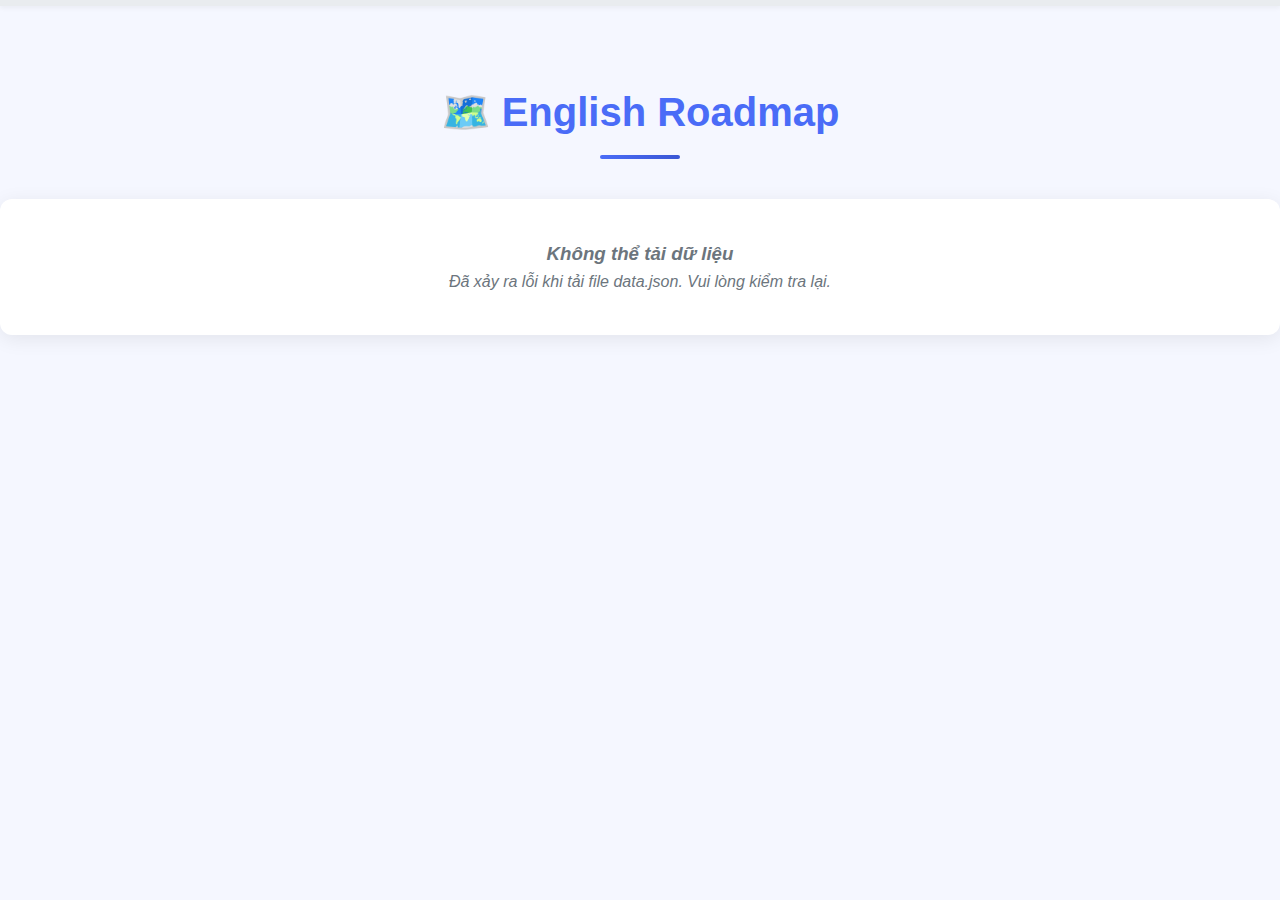
<file: english/index.html>
<!DOCTYPE html>
<html lang="vi">
<head>
    <meta charset="UTF-8">
    <meta name="viewport" content="width=device-width, initial-scale=1.0">
    <title>English Roadmap</title>
    <link rel="stylesheet" href="style.css">
</head>
<body>
    <div class="progress-container">
        <div class="progress-bar" id="myBar"></div>
    </div>
    <h1>🗺️ English Roadmap</h1>

    <div class="timeline" id="roadmap-app">
        </div>

    <div id="lessonModal" class="modal">
        <div class="modal-content">
            <span class="close">&times;</span>
            <h2 id="modal-title">Tiêu đề bài học</h2>
            <span id="modal-level" class="level-tag">Level</span>
            <p id="modal-desc" style="margin-top: 20px; line-height: 1.6;"></p>
            
            <div id="modal-actions" style="text-align: right; border-top: 1px solid #eee; margin-top: 20px;">
                </div>
        </div>
    </div>
    <script src="script.js"></script>
</body>
</html>
</file>
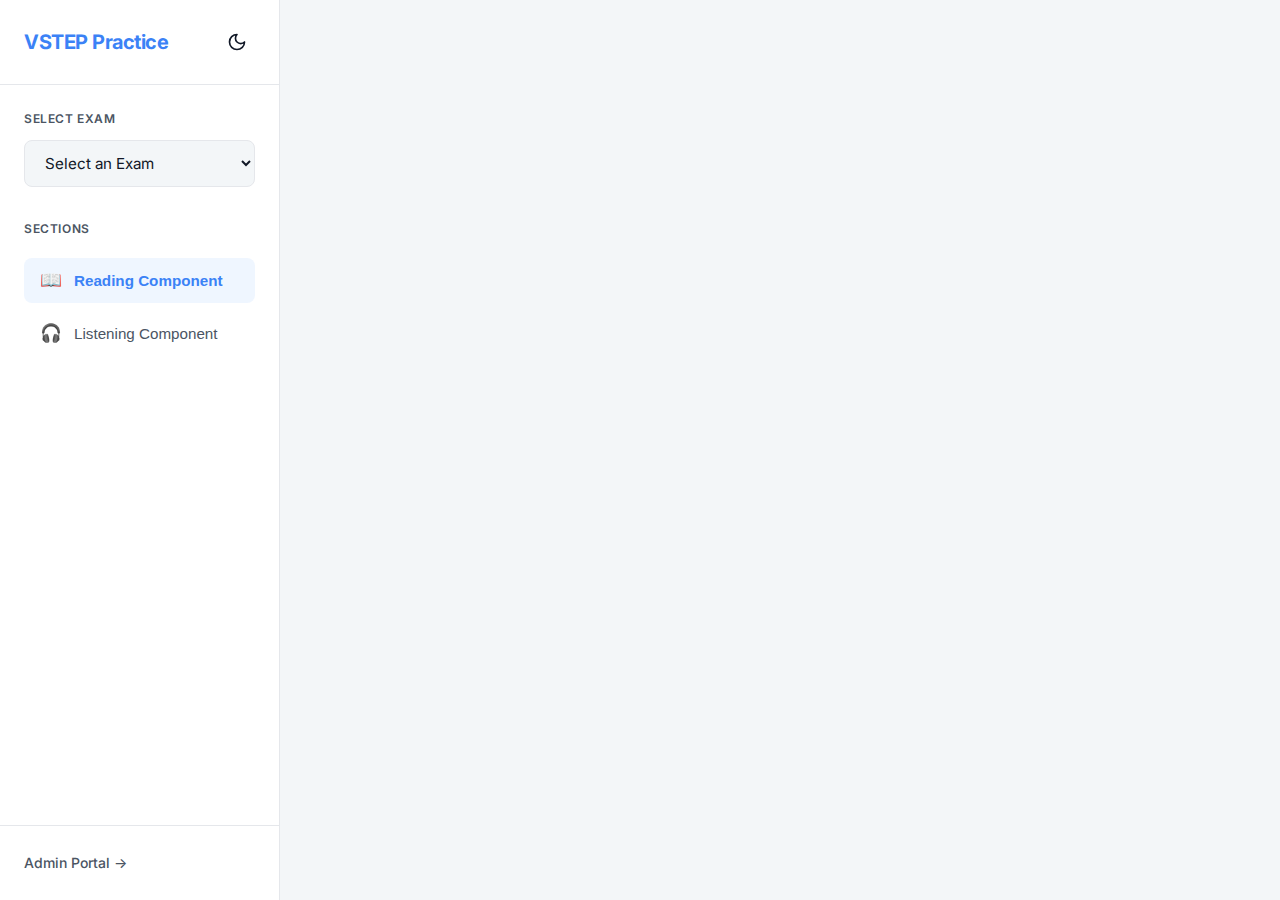
<file: Vstep Web/index.html>
<!DOCTYPE html>
<html lang="en" data-theme="light">

<head>
    <meta charset="UTF-8">
    <meta name="viewport" content="width=device-width, initial-scale=1.0">
    <title>VSTEP Practice Platform</title>
    <meta name="description" content="A modern platform for VSTEP test preparation">
    <link rel="stylesheet" href="css/style.css">
    <link href="https://fonts.googleapis.com/css2?family=Inter:wght@400;500;600;700&display=swap" rel="stylesheet">
</head>

<body>
    <div class="app-layout">
        <!-- Sidebar Navigation -->
        <aside class="sidebar" id="sidebar">
            <div class="sidebar-header">
                <div class="logo">
                    <h1>VSTEP Practice</h1>
                </div>
                <button id="theme-toggle" class="icon-btn" aria-label="Toggle Dark Mode">
                    <svg id="moon-icon" xmlns="http://www.w3.org/2000/svg" width="20" height="20" viewBox="0 0 24 24"
                        fill="none" stroke="currentColor" stroke-width="2" stroke-linecap="round"
                        stroke-linejoin="round">
                        <path d="M12 3a6 6 0 0 0 9 9 9 9 0 1 1-9-9Z" />
                    </svg>
                    <svg id="sun-icon" xmlns="http://www.w3.org/2000/svg" width="20" height="20" viewBox="0 0 24 24"
                        fill="none" stroke="currentColor" stroke-width="2" stroke-linecap="round"
                        stroke-linejoin="round" style="display: none;">
                        <circle cx="12" cy="12" r="4" />
                        <path d="M12 2v2" />
                        <path d="M12 20v2" />
                        <path d="m4.93 4.93 1.41 1.41" />
                        <path d="m17.66 17.66 1.41 1.41" />
                        <path d="M2 12h2" />
                        <path d="M20 12h2" />
                        <path d="m6.34 17.66-1.41 1.41" />
                        <path d="m19.07 4.93-1.41 1.41" />
                    </svg>
                </button>
                <button id="mobile-menu-close" class="icon-btn mobile-only" aria-label="Close Menu">
                    <svg xmlns="http://www.w3.org/2000/svg" width="24" height="24" viewBox="0 0 24 24" fill="none"
                        stroke="currentColor" stroke-width="2" stroke-linecap="round" stroke-linejoin="round">
                        <path d="M18 6 6 18" />
                        <path d="m6 6 12 12" />
                    </svg>
                </button>
            </div>

            <div class="sidebar-content">
                <div class="sidebar-section">
                    <h3 class="section-title">Select Exam</h3>
                    <select id="exam-selector" class="exam-dropdown">
                        <option value="">Loading exams...</option>
                    </select>
                </div>

                <div class="sidebar-section nav-tabs">
                    <h3 class="section-title">Sections</h3>
                    <button class="tab-btn active" data-target="reading-section">
                        <span class="icon">📖</span> Reading Component
                    </button>
                    <button class="tab-btn" data-target="listening-section">
                        <span class="icon">🎧</span> Listening Component
                    </button>
                </div>
            </div>

            <div class="sidebar-footer">
                <a href="admin.html" class="admin-link">Admin Portal →</a>
            </div>
        </aside>

        <!-- Main Workspace -->
        <main class="main-content">
            <!-- Mobile Header -->
            <header class="mobile-header mobile-only">
                <button id="mobile-menu-toggle" class="icon-btn" aria-label="Open Menu">
                    <svg xmlns="http://www.w3.org/2000/svg" width="24" height="24" viewBox="0 0 24 24" fill="none"
                        stroke="currentColor" stroke-width="2" stroke-linecap="round" stroke-linejoin="round">
                        <line x1="4" x2="20" y1="12" y2="12" />
                        <line x1="4" x2="20" y1="6" y2="6" />
                        <line x1="4" x2="20" y1="18" y2="18" />
                    </svg>
                </button>
                <h1 class="mobile-logo">VSTEP</h1>
                <div style="width: 24px;"></div> <!-- Spacer -->
            </header>

            <div id="loading-state" class="loading-state">
                <div class="spinner"></div>
                <p>Preparing exam environment...</p>
            </div>

            <div id="app-content" class="fade-in" style="display: none;">
                <!-- Reading Section -->
                <div id="reading-section" class="tab-content active">
                    <div class="split-view">
                        <div class="left-pane">
                            <h2 class="pane-title">Reading Passage</h2>
                            <div class="passage-panel card custom-scrollbar" id="reading-passage-container">
                                <div id="reading-content" class="content-text"></div>
                                <button id="highlight-btn" class="floating-hl-btn">
                                    <svg xmlns="http://www.w3.org/2000/svg" width="16" height="16" viewBox="0 0 24 24"
                                        fill="none" stroke="currentColor" stroke-width="2" stroke-linecap="round"
                                        stroke-linejoin="round">
                                        <path d="m9 11-6 6v3h9l3-3" />
                                        <path d="m22 12-4.6 4.6a2 2 0 0 1-2.8 0l-5.2-5.2a2 2 0 0 1 0-2.8L14 4" />
                                    </svg>
                                    Highlight
                                </button>
                            </div>
                        </div>
                        <div class="right-pane">
                            <h2 class="pane-title">Questions</h2>
                            <div class="questions-panel custom-scrollbar" id="reading-questions"></div>
                        </div>
                    </div>
                </div>

                <!-- Listening Section -->
                <div id="listening-section" class="tab-content">
                    <div class="split-view">
                        <div class="left-pane">
                            <h2 class="pane-title">Audio & Transcript</h2>
                            <div class="passage-panel card custom-scrollbar">
                                <div class="audio-player-wrapper card-inner">
                                    <audio id="audio-player" controls preload="metadata"></audio>
                                </div>
                                <div class="transcript-controls">
                                    <button id="toggle-transcript" class="btn outline rounded">Show Transcript</button>
                                </div>
                                <div id="transcript-content" class="content-text transcript-box card-inner toggle-anim"
                                    style="display: none;"></div>
                            </div>
                        </div>
                        <div class="right-pane">
                            <h2 class="pane-title">Questions</h2>
                            <div class="questions-panel custom-scrollbar" id="listening-questions"></div>
                        </div>
                    </div>
                </div>

                <div class="submit-section">
                    <button id="submit-test-btn" class="btn primary huge shadow-hover">Submit Exam Summary</button>
                    <div id="result-summary" class="result-summary card hidden toggle-anim"></div>
                </div>
            </div>
        </main>

        <!-- Mobile Overlay -->
        <div id="sidebar-overlay" class="sidebar-overlay"></div>
    </div>

    <script src="js/app.js"></script>
</body>

</html>
</file>
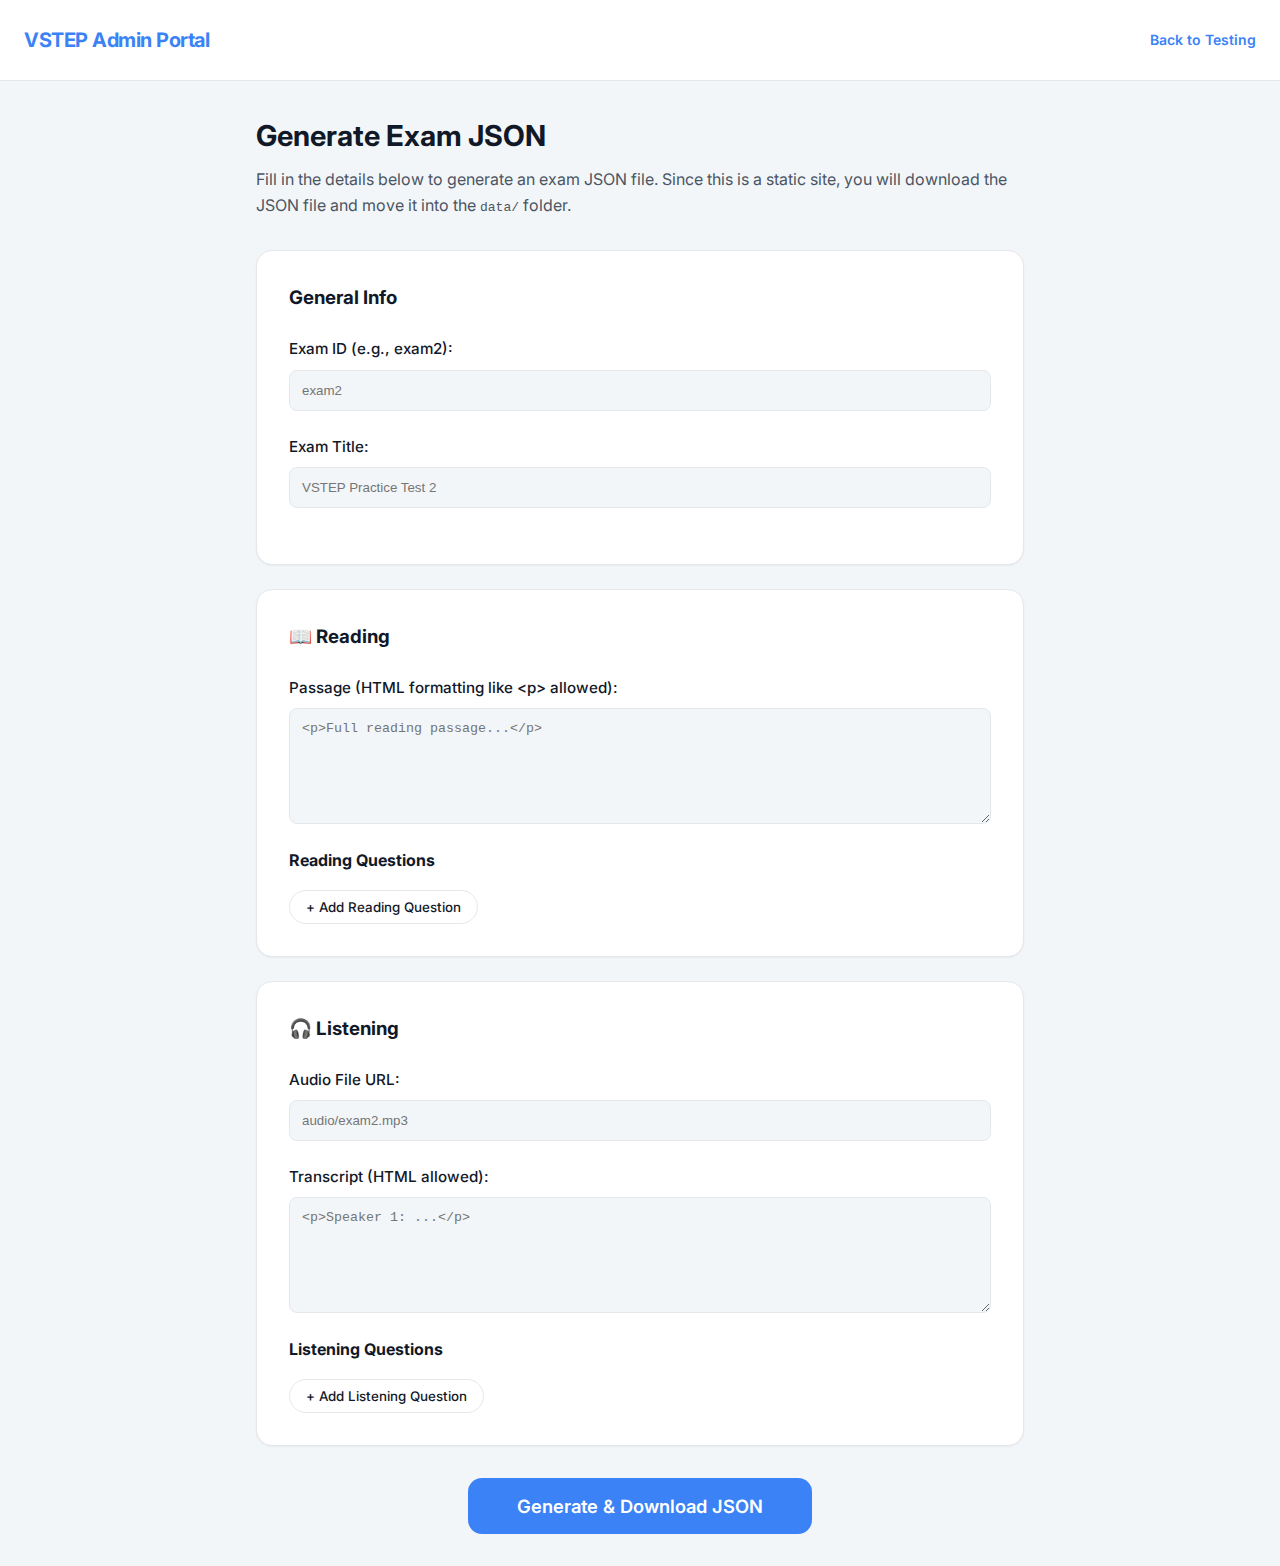
<file: Vstep Web/admin.html>
<!DOCTYPE html>
<html lang="en" data-theme="light">

<head>
    <meta charset="UTF-8">
    <meta name="viewport" content="width=device-width, initial-scale=1.0">
    <title>VSTEP Admin - Generate JSON</title>
    <link rel="stylesheet" href="css/style.css">
    <link href="https://fonts.googleapis.com/css2?family=Inter:wght@400;500;600;700&display=swap" rel="stylesheet">
</head>

<body class="admin-body">
    <header class="app-header"
        style="display:flex; justify-content:space-between; align-items:center; padding: 1.5rem; background:var(--surface-color); border-bottom:1px solid var(--border-color);">
        <div class="logo">
            <h1 style="color:var(--primary-color); font-size:1.25rem;">VSTEP Admin Portal</h1>
        </div>
        <nav>
            <a href="index.html" class="admin-link"
                style="color:var(--primary-color); font-weight:600; text-decoration:none;">Back to Testing</a>
        </nav>
    </header>

    <main class="container admin-container" style="max-width: 800px; margin: 2rem auto; padding: 0 1rem;">
        <h2 style="margin-bottom: 0.5rem; color: var(--text-primary); font-size:1.8rem;">Generate Exam JSON</h2>
        <p class="admin-desc" style="color:var(--text-secondary); margin-bottom: 2rem;">Fill in the details below to
            generate an exam JSON file. Since this is a static site, you will download the JSON file and move it into
            the <code>data/</code> folder.</p>

        <form id="admin-form" class="admin-form">
            <section class="admin-section card"
                style="padding: 2rem; margin-bottom: 1.5rem; background: var(--surface-color);">
                <h3 style="margin-bottom: 1.5rem; color:var(--text-primary);">General Info</h3>
                <div class="form-group" style="margin-bottom: 1.5rem; display:flex; flex-direction:column; gap:0.5rem;">
                    <label style="font-weight:500; font-size:0.95rem; color:var(--text-primary);">Exam ID (e.g.,
                        exam2):</label>
                    <input type="text" id="exam-id" required placeholder="exam2"
                        style="padding:0.75rem; border:1px solid var(--border-color); border-radius:8px; background:var(--bg-color); color:var(--text-primary); width:100%;">
                </div>
                <div class="form-group" style="margin-bottom: 1.5rem; display:flex; flex-direction:column; gap:0.5rem;">
                    <label style="font-weight:500; font-size:0.95rem; color:var(--text-primary);">Exam Title:</label>
                    <input type="text" id="exam-title" required placeholder="VSTEP Practice Test 2"
                        style="padding:0.75rem; border:1px solid var(--border-color); border-radius:8px; background:var(--bg-color); color:var(--text-primary); width:100%;">
                </div>
            </section>

            <section class="admin-section card"
                style="padding: 2rem; margin-bottom: 1.5rem; background: var(--surface-color);">
                <h3 style="margin-bottom: 1.5rem; color:var(--text-primary);">📖 Reading</h3>
                <div class="form-group" style="margin-bottom: 1.5rem; display:flex; flex-direction:column; gap:0.5rem;">
                    <label style="font-weight:500; font-size:0.95rem; color:var(--text-primary);">Passage (HTML
                        formatting like &lt;p&gt; allowed):</label>
                    <textarea id="reading-passage" rows="6" placeholder="<p>Full reading passage...</p>"
                        style="padding:0.75rem; border:1px solid var(--border-color); border-radius:8px; background:var(--bg-color); color:var(--text-primary); width:100%;"></textarea>
                </div>

                <div class="questions-builder">
                    <h4 style="margin-bottom: 1rem; color:var(--text-primary);">Reading Questions</h4>
                    <div id="reading-qs-container"></div>
                    <button type="button" class="btn outline rounded" onclick="addQuestion('reading')">+ Add Reading
                        Question</button>
                </div>
            </section>

            <section class="admin-section card"
                style="padding: 2rem; margin-bottom: 1.5rem; background: var(--surface-color);">
                <h3 style="margin-bottom: 1.5rem; color:var(--text-primary);">🎧 Listening</h3>
                <div class="form-group" style="margin-bottom: 1.5rem; display:flex; flex-direction:column; gap:0.5rem;">
                    <label style="font-weight:500; font-size:0.95rem; color:var(--text-primary);">Audio File
                        URL:</label>
                    <input type="text" id="listening-audio" placeholder="audio/exam2.mp3"
                        style="padding:0.75rem; border:1px solid var(--border-color); border-radius:8px; background:var(--bg-color); color:var(--text-primary); width:100%;">
                </div>
                <div class="form-group" style="margin-bottom: 1.5rem; display:flex; flex-direction:column; gap:0.5rem;">
                    <label style="font-weight:500; font-size:0.95rem; color:var(--text-primary);">Transcript (HTML
                        allowed):</label>
                    <textarea id="listening-transcript" rows="6" placeholder="<p>Speaker 1: ...</p>"
                        style="padding:0.75rem; border:1px solid var(--border-color); border-radius:8px; background:var(--bg-color); color:var(--text-primary); width:100%;"></textarea>
                </div>

                <div class="questions-builder">
                    <h4 style="margin-bottom: 1rem; color:var(--text-primary);">Listening Questions</h4>
                    <div id="listening-qs-container"></div>
                    <button type="button" class="btn outline rounded" onclick="addQuestion('listening')">+ Add Listening
                        Question</button>
                </div>
            </section>

            <div class="admin-actions" style="margin-top:2rem; text-align:center;">
                <button type="submit" class="btn primary huge shadow-hover">Generate & Download JSON</button>
            </div>
        </form>
    </main>

    <template id="question-template">
        <div class="q-block card-inner"
            style="position:relative; margin-bottom:1.5rem; padding:1.5rem; background:var(--bg-color); border:1px solid var(--border-color); border-radius:8px;">
            <button type="button" class="remove-q-btn" aria-label="Remove Question"
                style="position:absolute; top:0.5rem; right:0.5rem; width:28px; height:28px; border-radius:50%; background:var(--error-color); color:white; border:none; cursor:pointer; display:flex; align-items:center; justify-content:center; font-weight:bold;">×</button>
            <div class="form-group" style="margin-bottom: 1rem; display:flex; flex-direction:column; gap:0.5rem;">
                <label style="font-weight:500; font-size:0.95rem; color:var(--text-primary);">Question Text:</label>
                <input type="text" class="q-text" required placeholder="Question text"
                    style="padding:0.75rem; border:1px solid var(--border-color); border-radius:6px; background:var(--surface-color); color:var(--text-primary); width:100%;">
            </div>
            <div class="options-grid"
                style="display:grid; grid-template-columns:1fr 1fr; gap:0.75rem; margin-bottom:1rem;">
                <input type="text" class="q-opt" required placeholder="Option A"
                    style="padding:0.75rem; border:1px solid var(--border-color); border-radius:6px; background:var(--surface-color); color:var(--text-primary); width:100%;">
                <input type="text" class="q-opt" required placeholder="Option B"
                    style="padding:0.75rem; border:1px solid var(--border-color); border-radius:6px; background:var(--surface-color); color:var(--text-primary); width:100%;">
                <input type="text" class="q-opt" required placeholder="Option C"
                    style="padding:0.75rem; border:1px solid var(--border-color); border-radius:6px; background:var(--surface-color); color:var(--text-primary); width:100%;">
                <input type="text" class="q-opt" required placeholder="Option D"
                    style="padding:0.75rem; border:1px solid var(--border-color); border-radius:6px; background:var(--surface-color); color:var(--text-primary); width:100%;">
            </div>
            <div class="form-group row-align"
                style="margin-bottom: 1rem; display:flex; align-items:center; gap:0.75rem;">
                <label style="font-weight:500; font-size:0.95rem; color:var(--text-primary);">Correct Answer Index (0
                    for A, 1 for B, 2 for C, 3 for D):</label>
                <input type="number" class="q-answer" min="0" max="3" required value="0"
                    style="padding:0.5rem; width:60px; border:1px solid var(--border-color); border-radius:6px; background:var(--surface-color); color:var(--text-primary); text-align:center;">
            </div>
            <div class="form-group" style="margin-bottom: 0; display:flex; flex-direction:column; gap:0.5rem;">
                <label style="font-weight:500; font-size:0.95rem; color:var(--text-primary);">Explanation
                    (Optional):</label>
                <textarea class="q-expl" rows="2" placeholder="Explanation for correct answer..."
                    style="padding:0.75rem; border:1px solid var(--border-color); border-radius:6px; background:var(--surface-color); color:var(--text-primary); width:100%;"></textarea>
            </div>
        </div>
    </template>

    <script src="js/admin.js"></script>
</body>

</html>
</file>
<file: english/style.css>
/* --- 1. Biến màu sắc và cấu hình --- */
 :root {
     --primary-color: #4a6cf7;
     --primary-dark: #3a57d4;
     --secondary-color: #6c757d;
     --success-color: #28a745;
     --warning-color: #ffc107;
     --danger-color: #dc3545;
     --light-color: #f8f9fa;
     --dark-color: #343a40;
     --bg-color: #f5f7ff;
     --card-bg: #ffffff;
     --text-color: #333;
     --border-color: #e0e0e0;
     --shadow: 0 4px 20px rgba(0, 0, 0, 0.08);
     --transition: all 0.3s ease;
     --border-radius: 12px;
}
/* --- 2. Reset và cấu hình chung --- */
 * {
     margin: 0;
     padding: 0;
     box-sizing: border-box;
}
 body {
     font-family: 'Segoe UI', Tahoma, Geneva, Verdana, sans-serif;
     background-color: var(--bg-color);
     color: var(--text-color);
     line-height: 1.6;
     padding: 0;
     padding-top: 50px;
    /* Chừa chỗ cho thanh tiến độ */
}
 h1 {
     text-align: center;
     color: var(--primary-color);
     margin: 30px 0;
     font-weight: 700;
     font-size: 2.5rem;
     position: relative;
     padding-bottom: 15px;
}
 h1::after {
     content: '';
     position: absolute;
     bottom: 0;
     left: 50%;
     transform: translateX(-50%);
     width: 80px;
     height: 4px;
     background: linear-gradient(to right, var(--primary-color), var(--primary-dark));
     border-radius: 2px;
}
/* --- 3. Thanh tiến độ --- */
 .progress-container {
     position: fixed;
     top: 0;
     left: 0;
     width: 100%;
     height: 6px;
     background: #e9ecef;
     z-index: 1000;
     box-shadow: 0 2px 5px rgba(0,0,0,0.05);
}
 .progress-bar {
     height: 100%;
     background: linear-gradient(to right, var(--primary-color), var(--primary-dark));
     width: 0%;
     transition: width 0.5s;
     border-radius: 0 3px 3px 0;
}
/* --- 4. Thanh công cụ lọc --- */
 .filter-bar {
     background: white;
     border-radius: var(--border-radius);
     box-shadow: var(--shadow);
     max-width: 900px;
     margin: 0 auto 40px;
     padding: 20px;
     display: flex;
     flex-wrap: wrap;
     align-items: center;
     justify-content: center;
     gap: 15px;
}
 .filter-bar label {
     font-weight: 600;
     color: var(--dark-color);
}
 .filter-bar select {
     padding: 10px 15px;
     border: 1px solid var(--border-color);
     border-radius: 8px;
     font-size: 1rem;
     outline: none;
     background-color: #fff;
     transition: var(--transition);
     cursor: pointer;
     min-width: 180px;
}
 .filter-bar select:focus {
     border-color: var(--primary-color);
     box-shadow: 0 0 0 3px rgba(74, 108, 247, 0.15);
}
/* --- 5. Thống kê tổng quan --- */
 .stats-container {
     display: flex;
     justify-content: center;
     gap: 20px;
     margin-bottom: 30px;
     flex-wrap: wrap;
}
 .stat-card {
     background: white;
     border-radius: var(--border-radius);
     box-shadow: var(--shadow);
     padding: 20px;
     text-align: center;
     min-width: 150px;
     transition: var(--transition);
}
 .stat-card:hover {
     transform: translateY(-5px);
     box-shadow: 0 10px 25px rgba(0, 0, 0, 0.1);
}
 .stat-value {
     font-size: 2rem;
     font-weight: 700;
     color: var(--primary-color);
     margin-bottom: 5px;
}
 .stat-label {
     font-size: 0.9rem;
     color: var(--secondary-color);
}
/* --- 6. Giao diện Roadmap dạng Cây --- */
 .roadmap-tree {
     max-width: 1000px;
     margin: 0 auto;
     padding: 20px;
     position: relative;
     min-height: 400px;
}
/* Trục xương sống dọc bên trái */
 .roadmap-tree::before {
     content: '';
     position: absolute;
     top: 0;
     bottom: 0;
     left: 40px;
     width: 4px;
     background: linear-gradient(to bottom, var(--primary-color), var(--primary-dark));
     z-index: 0;
     border-radius: 2px;
}
/* Khối chứa từng Level (Giai đoạn) */
 .phase-block {
     position: relative;
     margin-bottom: 50px;
     padding-left: 80px;
}
/* Nút tròn đánh dấu trên trục dọc */
 .phase-block::before {
     content: '';
     position: absolute;
     left: 29px;
     top: 15px;
     width: 26px;
     height: 26px;
     background: var(--bg-color);
     border: 4px solid var(--primary-color);
     border-radius: 50%;
     z-index: 1;
     box-shadow: 0 0 0 4px rgba(74, 108, 247, 0.2);
}
/* Tiêu đề Level (Nhánh chính) */
 .phase-title {
     background: linear-gradient(135deg, var(--primary-color), var(--primary-dark));
     color: white;
     padding: 12px 25px;
     border-radius: 30px;
     display: inline-block;
     font-weight: 700;
     font-size: 1.1rem;
     box-shadow: 0 6px 15px rgba(74, 108, 247, 0.3);
     margin-bottom: 25px;
     position: relative;
     transition: var(--transition);
     z-index: 2;
    /* Đảm bảo tiêu đề nằm trên các phần tử khác */
}
 .phase-title:hover {
     transform: translateY(-3px);
     box-shadow: 0 8px 20px rgba(74, 108, 247, 0.4);
}
/* Mũi tên nối từ trục ra tiêu đề */
 .phase-title::before {
     content: '';
     position: absolute;
     left: -40px;
     top: 50%;
     transform: translateY(-50%);
     height: 4px;
     width: 40px;
     background: var(--primary-color);
     z-index: -1;
     border-radius: 2px;
}
/* Lưới chứa các bài học con */
 .lesson-grid {
     display: grid;
     grid-template-columns: repeat(auto-fill, minmax(240px, 1fr));
     gap: 20px;
}
/* Thẻ bài học */
 .lesson-node {
     background: white;
     border: 2px solid #e9ecef;
     border-radius: var(--border-radius);
     padding: 20px;
     cursor: pointer;
     transition: var(--transition);
     position: relative;
     display: flex;
     flex-direction: column;
     justify-content: space-between;
     height: 100%;
     box-shadow: 0 3px 10px rgba(0,0,0,0.05);
}
 .lesson-node:hover {
     border-color: var(--primary-color);
     transform: translateY(-5px);
     box-shadow: 0 10px 25px rgba(0,0,0,0.1);
}
 .lesson-node h3 {
     margin: 0 0 12px 0;
     font-size: 1.1rem;
     color: var(--dark-color);
     text-align: left;
     line-height: 1.4;
}
 .lesson-node p {
     margin: 0;
     font-size: 0.9rem;
     color: var(--secondary-color);
     line-height: 1.5;
     flex-grow: 1;
}
 .lesson-meta {
     display: flex;
     justify-content: space-between;
     align-items: center;
     margin-top: 15px;
     font-size: 0.8rem;
}
 .level-tag {
     background: rgba(74, 108, 247, 0.1);
     color: var(--primary-color);
     padding: 4px 10px;
     border-radius: 20px;
     font-weight: 600;
     font-size: 0.75rem;
}
/* --- Trạng thái bài học đã hoàn thành --- */
 .lesson-node.completed {
     background-color: rgba(40, 167, 69, 0.05);
     border-color: var(--success-color);
     position: relative;
     overflow: hidden;
}
 .lesson-node.completed::before {
     content: '✓';
     position: absolute;
     top: 10px;
     right: 10px;
     width: 24px;
     height: 24px;
     background: var(--success-color);
     color: white;
     border-radius: 50%;
     display: flex;
     align-items: center;
     justify-content: center;
     font-size: 0.8rem;
     font-weight: bold;
}
/* --- 7. Modal --- */
 .modal {
     display: none;
     position: fixed;
     z-index: 2000;
     left: 0;
     top: 0;
     width: 100%;
     height: 100%;
     background-color: rgba(0,0,0,0.7);
     backdrop-filter: blur(5px);
     animation: fadeIn 0.3s ease;
}
 @keyframes fadeIn {
     from {
         opacity: 0;
    }
     to {
         opacity: 1;
    }
}
 .modal-content {
     background-color: #fefefe;
     margin: 0;
     width: 100%;
     height: 100%;
     max-width: 100%;
     border-radius: 0;
     padding: 40px;
     box-sizing: border-box;
     overflow-y: auto;
     display: flex;
     flex-direction: column;
     animation: slideIn 0.3s ease;
     position: relative;
}
 @keyframes slideIn {
     from {
         transform: translateY(-20px);
         opacity: 0;
    }
     to {
         transform: translateY(0);
         opacity: 1;
    }
}
 .close {
     color: #aaa;
     position: absolute;
     right: 30px;
     top: 20px;
     font-size: 40px;
     font-weight: bold;
     cursor: pointer;
     z-index: 101;
     transition: var(--transition);
     width: 40px;
     height: 40px;
     display: flex;
     align-items: center;
     justify-content: center;
     border-radius: 50%;
     background: rgba(255, 255, 255, 0.9);
     box-shadow: 0 2px 10px rgba(0, 0, 0, 0.1);
}
 .close:hover {
     color: #333;
     background: rgba(255, 255, 255, 1);
     transform: scale(1.1);
}
 .modal-header {
     display: flex;
     justify-content: space-between;
     align-items: flex-start;
     margin-bottom: 20px;
     padding-bottom: 15px;
     border-bottom: 1px solid var(--border-color);
     padding-right: 60px;
    /* Tạo khoảng trống cho nút X */
     position: relative;
}
 .modal-title {
     font-size: 1.8rem;
     color: var(--dark-color);
     margin-right: 20px;
     line-height: 1.3;
     flex: 1;
}
 .modal-level {
     background: var(--primary-color);
     color: white;
     padding: 6px 15px;
     border-radius: 20px;
     font-weight: 600;
     font-size: 0.9rem;
     white-space: nowrap;
     margin-top: 5px;
}
 .modal-body {
     flex-grow: 1;
     padding: 20px 0;
}
 .modal-footer {
     padding-top: 20px;
     border-top: 1px solid var(--border-color);
     text-align: right;
}
/* Nút bấm trong Modal */
 .btn-action {
     margin-top: 20px;
     padding: 12px 25px;
     border: none;
     border-radius: 8px;
     cursor: pointer;
     font-weight: 600;
     font-size: 1rem;
     transition: var(--transition);
     display: inline-flex;
     align-items: center;
     gap: 8px;
}
 .btn-complete {
     background: var(--success-color);
     color: white;
}
 .btn-complete:hover {
     background: #218838;
     transform: translateY(-2px);
     box-shadow: 0 5px 15px rgba(40, 167, 69, 0.3);
}
 .btn-incomplete {
     background: var(--danger-color);
     color: white;
}
 .btn-incomplete:hover {
     background: #c82333;
     transform: translateY(-2px);
     box-shadow: 0 5px 15px rgba(220, 53, 69, 0.3);
}
/* Thông báo không có dữ liệu */
 .no-data {
     text-align: center;
     color: var(--secondary-color);
     font-style: italic;
     margin-top: 40px;
     padding: 40px;
     background: white;
     border-radius: var(--border-radius);
     box-shadow: var(--shadow);
}
 .no-data i {
     font-size: 3rem;
     margin-bottom: 15px;
     color: var(--border-color);
}
/* --- 8. Responsive --- */
 @media (max-width: 768px) {
     .roadmap-tree::before {
         left: 20px;
    }
     .phase-block {
         padding-left: 50px;
    }
     .phase-block::before {
         left: 9px;
    }
     .phase-title {
         font-size: 1rem;
         padding: 10px 20px;
    }
     .lesson-grid {
         grid-template-columns: 1fr;
    }
     .modal-content {
         padding: 20px;
    }
     .modal-title {
         font-size: 1.5rem;
    }
     .filter-bar {
         flex-direction: column;
         align-items: stretch;
    }
     .filter-bar select {
         width: 100%;
    }
     .stats-container {
         flex-direction: column;
         align-items: center;
    }
     .stat-card {
         width: 100%;
         max-width: 250px;
    }
     .modal-header {
         flex-direction: column;
         gap: 10px;
         padding-right: 50px;
    }
     .close {
         right: 20px;
         top: 15px;
         font-size: 35px;
         width: 35px;
         height: 35px;
    }
}
 @media (max-width: 480px) {
     h1 {
         font-size: 2rem;
    }
     .modal-level {
         align-self: flex-start;
    }
     .modal-header {
         padding-right: 45px;
    }
     .close {
         right: 15px;
         top: 15px;
         font-size: 30px;
         width: 30px;
         height: 30px;
    }
}
</file>
<file: Vstep Web/css/style.css>
:root {
    /* Premium Light Theme */
    --bg-color: #f3f6f8;
    --surface-color: #ffffff;
    --surface-hover: #f9fafb;
    --text-primary: #111827;
    --text-secondary: #4b5563;
    --border-color: #e5e7eb;

    --primary-color: #3b82f6;
    --primary-hover: #2563eb;
    --primary-light: #eff6ff;

    --success-color: #10b981;
    --success-light: #ecfdf5;
    --error-color: #ef4444;
    --error-light: #fef2f2;

    --hl-color: rgba(250, 204, 21, 0.35);
    /* Soft yellow */
    --shadow-sm: 0 1px 2px 0 rgba(0, 0, 0, 0.05);
    --shadow-md: 0 4px 6px -1px rgba(0, 0, 0, 0.05), 0 2px 4px -1px rgba(0, 0, 0, 0.03);
    --shadow-lg: 0 10px 15px -3px rgba(0, 0, 0, 0.05), 0 4px 6px -2px rgba(0, 0, 0, 0.025);

    --radius-md: 8px;
    --radius-lg: 14px;
    --radius-xl: 16px;

    --transition-fast: 0.15s ease;
    --transition-normal: 0.3s cubic-bezier(0.4, 0, 0.2, 1);
}

[data-theme="dark"] {
    /* Premium Dark Theme */
    --bg-color: #121212;
    --surface-color: #1e1e1e;
    --surface-hover: #2a2a2a;
    --text-primary: #f3f4f6;
    --text-secondary: #9ca3af;
    --border-color: #333333;

    --primary-color: #60a5fa;
    --primary-hover: #3b82f6;
    --primary-light: rgba(59, 130, 246, 0.1);

    --success-color: #34d399;
    --success-light: rgba(16, 185, 129, 0.1);
    --error-color: #f87171;
    --error-light: rgba(239, 68, 68, 0.1);

    --hl-color: rgba(250, 204, 21, 0.25);
    --shadow-sm: 0 1px 2px 0 rgba(0, 0, 0, 0.3);
    --shadow-md: 0 4px 6px -1px rgba(0, 0, 0, 0.4);
    --shadow-lg: 0 10px 15px -3px rgba(0, 0, 0, 0.5);
}

* {
    box-sizing: border-box;
    margin: 0;
    padding: 0;
}

body {
    font-family: 'Inter', -apple-system, BlinkMacSystemFont, "Segoe UI", Roboto, Helvetica, Arial, sans-serif;
    background-color: var(--bg-color);
    color: var(--text-primary);
    line-height: 1.6;
    transition: background-color var(--transition-normal), color var(--transition-normal);
    overflow: hidden;
    /* Prevent body scroll, let panels scroll */
}

/* Base Layout */
.app-layout {
    display: flex;
    height: 100vh;
    width: 100vw;
    overflow: hidden;
}

/* Sidebar */
.sidebar {
    width: 280px;
    min-width: 280px;
    background-color: var(--surface-color);
    border-right: 1px solid var(--border-color);
    display: flex;
    flex-direction: column;
    z-index: 100;
    transition: background-color var(--transition-normal), transform var(--transition-normal);
}

.sidebar-header {
    display: flex;
    align-items: center;
    justify-content: space-between;
    padding: 1.5rem;
    border-bottom: 1px solid var(--border-color);
}

.logo h1 {
    font-size: 1.25rem;
    font-weight: 700;
    color: var(--primary-color);
    letter-spacing: -0.025em;
}

.sidebar-content {
    flex: 1;
    overflow-y: auto;
    padding: 1.5rem;
}

.sidebar-section {
    margin-bottom: 2rem;
}

.section-title {
    font-size: 0.75rem;
    text-transform: uppercase;
    letter-spacing: 0.05em;
    color: var(--text-secondary);
    margin-bottom: 0.75rem;
    font-weight: 600;
}

.sidebar-footer {
    padding: 1.5rem;
    border-top: 1px solid var(--border-color);
}

.admin-link {
    color: var(--text-secondary);
    text-decoration: none;
    font-size: 0.875rem;
    font-weight: 500;
    transition: color var(--transition-fast);
}

.admin-link:hover {
    color: var(--primary-color);
}

/* Main Workspace */
.main-content {
    flex: 1;
    display: flex;
    flex-direction: column;
    height: 100%;
    overflow-y: auto;
    padding: 2rem;
    position: relative;
}

/* UI Controls in Sidebar */
.exam-dropdown {
    width: 100%;
    padding: 0.75rem 1rem;
    border-radius: var(--radius-md);
    border: 1px solid var(--border-color);
    background-color: var(--bg-color);
    color: var(--text-primary);
    font-family: inherit;
    font-size: 0.95rem;
    cursor: pointer;
    outline: none;
    transition: all var(--transition-fast);
}

.exam-dropdown:focus {
    border-color: var(--primary-color);
    box-shadow: 0 0 0 3px var(--primary-light);
}

.icon-btn {
    background: transparent;
    border: none;
    color: var(--text-primary);
    cursor: pointer;
    display: flex;
    align-items: center;
    justify-content: center;
    padding: 0.5rem;
    border-radius: 50%;
    transition: background-color var(--transition-fast);
}

.icon-btn:hover {
    background-color: var(--bg-color);
}

/* Vertical Tabs Menu */
.nav-tabs {
    display: flex;
    flex-direction: column;
    gap: 0.5rem;
}

.tab-btn {
    display: flex;
    align-items: center;
    background: transparent;
    border: none;
    color: var(--text-secondary);
    font-size: 0.95rem;
    font-weight: 500;
    padding: 0.75rem 1rem;
    border-radius: var(--radius-md);
    cursor: pointer;
    transition: all var(--transition-fast);
    text-align: left;
}

.tab-btn .icon {
    margin-right: 0.75rem;
    font-size: 1.1rem;
}

.tab-btn:hover {
    background-color: var(--surface-hover);
    color: var(--text-primary);
}

.tab-btn.active {
    background-color: var(--primary-light);
    color: var(--primary-color);
    font-weight: 600;
}

/* Tabs Animation content */
.tab-content {
    display: none;
}

.tab-content.active {
    display: block;
    animation: fadeInScale 0.4s cubic-bezier(0.16, 1, 0.3, 1);
}

/* Split View Layout */
.split-view {
    display: grid;
    grid-template-columns: minmax(0, 1fr) minmax(0, 1fr);
    gap: 2rem;
    height: calc(100vh - 180px);
    /* Leave room for header/submit */
    min-height: 500px;
}

.pane-title {
    font-size: 1.1rem;
    font-weight: 600;
    margin-bottom: 1rem;
    color: var(--text-primary);
}

.left-pane,
.right-pane {
    display: flex;
    flex-direction: column;
    overflow: hidden;
    /* Constraint for children */
}

/* Cards */
.card {
    background-color: var(--surface-color);
    border-radius: var(--radius-xl);
    border: 1px solid var(--border-color);
    box-shadow: var(--shadow-sm);
    transition: background-color var(--transition-normal), border-color var(--transition-normal);
}

.card-inner {
    background-color: var(--bg-color);
    border-radius: var(--radius-md);
    padding: 1rem;
    border: 1px solid var(--border-color);
}

.passage-panel,
.questions-panel {
    flex: 1;
    overflow-y: auto;
    padding: 2rem;
}

.questions-panel {
    padding: 0 0.5rem 0 0;
    /* Add scroll buffer */
}

/* Reading Typography */
.content-text {
    color: var(--text-primary);
}

.content-text p {
    margin-bottom: 1.25rem;
    font-size: 1.05rem;
    line-height: 1.8;
}

mark.hl {
    background-color: var(--hl-color);
    color: inherit;
    border-radius: 4px;
    padding: 0.1rem 0.2rem;
    transition: background-color var(--transition-normal);
}

/* Floating Highlighter */
.floating-hl-btn {
    position: absolute;
    display: none;
    background-color: var(--text-primary);
    color: var(--bg-color);
    border: none;
    padding: 0.5rem 1rem;
    border-radius: 30px;
    font-size: 0.85rem;
    font-weight: 600;
    cursor: pointer;
    box-shadow: var(--shadow-lg);
    z-index: 50;
    transform: translate(-50%, -100%) scale(0.9);
    margin-top: -15px;
    display: flex;
    align-items: center;
    gap: 0.4rem;
    animation: popUp 0.2s cubic-bezier(0.34, 1.56, 0.64, 1) forwards;
}

.floating-hl-btn::after {
    content: '';
    position: absolute;
    top: 100%;
    left: 50%;
    margin-left: -5px;
    border-width: 6px;
    border-style: solid;
    border-color: var(--text-primary) transparent transparent transparent;
}

/* Listening Audio & Transcript */
.audio-player-wrapper audio {
    width: 100%;
    border-radius: 30px;
    /* Modern pill style audio */
    outline: none;
}

audio::-webkit-media-controls-enclosure {
    border-radius: 30px;
    background-color: var(--surface-color);
}

.transcript-controls {
    margin-top: 1rem;
}

.transcript-box {
    margin-top: 1rem;
    font-size: 0.95rem;
}

/* Question Cards */
.question-item {
    background-color: var(--surface-color);
    border-radius: var(--radius-lg);
    border: 1px solid var(--border-color);
    padding: 1.5rem;
    margin-bottom: 1.5rem;
    box-shadow: var(--shadow-sm);
    transition: transform 0.2s ease, box-shadow 0.2s ease;
}

.question-item:hover {
    transform: translateY(-2px);
    box-shadow: var(--shadow-md);
}

.q-text {
    font-weight: 600;
    margin-bottom: 1.25rem;
    font-size: 1.05rem;
    color: var(--text-primary);
}

.options-list {
    display: flex;
    flex-direction: column;
    gap: 0.75rem;
}

/* Custom Radio Label */
.option-label {
    display: flex;
    align-items: flex-start;
    gap: 1rem;
    cursor: pointer;
    padding: 1rem;
    border-radius: var(--radius-md);
    border: 2px solid transparent;
    background-color: var(--bg-color);
    transition: all var(--transition-fast);
}

.option-label:hover {
    background-color: var(--surface-hover);
    border-color: var(--border-color);
}

.option-label input[type="radio"] {
    appearance: none;
    -webkit-appearance: none;
    width: 1.25rem;
    height: 1.25rem;
    border: 2px solid var(--text-secondary);
    border-radius: 50%;
    margin-top: 0.1rem;
    position: relative;
    cursor: pointer;
    flex-shrink: 0;
    transition: all var(--transition-fast);
}

.option-label input[type="radio"]:checked {
    border-color: var(--primary-color);
    background-color: var(--primary-color);
    box-shadow: inset 0 0 0 4px var(--bg-color);
}

.option-text {
    flex: 1;
    font-size: 0.95rem;
    color: var(--text-primary);
}

/* Validation Highlights */
.option-label.correct {
    border-color: var(--success-color);
    background-color: var(--success-light);
}

.option-label.correct input[type="radio"] {
    border-color: var(--success-color);
    background-color: var(--success-color);
}

.option-label.wrong {
    border-color: var(--error-color);
    background-color: var(--error-light);
}

.option-label.wrong input[type="radio"] {
    border-color: var(--error-color);
    background-color: var(--error-color);
}

.explanation-box {
    margin-top: 1.25rem;
    padding: 1rem;
    border-radius: var(--radius-md);
    background-color: var(--bg-color);
    border-left: 4px solid var(--primary-color);
    font-size: 0.95rem;
    display: none;
    animation: fadeIn 0.4s ease;
}

/* Buttons */
.btn {
    padding: 0.5rem 1rem;
    border-radius: var(--radius-md);
    font-weight: 500;
    cursor: pointer;
    border: 1px solid transparent;
    transition: all var(--transition-fast);
    font-family: inherit;
    display: inline-flex;
    align-items: center;
    justify-content: center;
}

.btn.rounded {
    border-radius: 30px;
}

.btn.primary {
    background-color: var(--primary-color);
    color: #ffffff;
}

.btn.primary:hover {
    background-color: var(--primary-hover);
}

.btn.outline {
    background-color: transparent;
    border-color: var(--border-color);
    color: var(--text-primary);
}

.btn.outline:hover {
    border-color: var(--primary-color);
    color: var(--primary-color);
    background-color: var(--primary-light);
}

.btn.huge {
    padding: 1rem 3rem;
    font-size: 1.15rem;
    font-weight: 600;
    border-radius: var(--radius-lg);
}

.shadow-hover:hover {
    box-shadow: 0 10px 15px -3px rgba(59, 130, 246, 0.3);
    transform: translateY(-1px);
}

.submit-section {
    text-align: center;
    padding-top: 2rem;
    padding-bottom: 2rem;
}

/* Submit Results */
.result-summary {
    padding: 3rem;
    text-align: center;
    max-width: 600px;
    margin: 0 auto;
}

.result-summary h2 {
    color: var(--text-primary);
    font-size: 2rem;
    margin-bottom: 1rem;
    font-weight: 700;
}

/* Utilities & Animations */
.hidden {
    display: none !important;
}

.mt-4 {
    margin-top: 1rem;
}

.mt-8 {
    margin-top: 2rem;
}

.toggle-anim {
    animation: slideDownFade 0.3s cubic-bezier(0.4, 0, 0.2, 1);
}

@keyframes slideDownFade {
    from {
        opacity: 0;
        transform: translateY(-10px);
    }

    to {
        opacity: 1;
        transform: translateY(0);
    }
}

@keyframes fadeInScale {
    from {
        opacity: 0;
        transform: scale(0.98);
    }

    to {
        opacity: 1;
        transform: scale(1);
    }
}

@keyframes popUp {
    from {
        opacity: 0;
        transform: translate(-50%, -100%) scale(0.8);
    }

    to {
        display: flex;
        opacity: 1;
        transform: translate(-50%, -100%) scale(1);
    }
}

@keyframes fadeIn {
    from {
        opacity: 0;
    }

    to {
        opacity: 1;
    }
}

.fade-in {
    animation: fadeIn 0.5s ease;
}

.loading-state {
    position: absolute;
    inset: 0;
    background: var(--bg-color);
    display: flex;
    flex-direction: column;
    align-items: center;
    justify-content: center;
    z-index: 50;
}

.spinner {
    width: 48px;
    height: 48px;
    border: 4px solid var(--border-color);
    border-top-color: var(--primary-color);
    border-radius: 50%;
    animation: spin 1s linear infinite;
    margin-bottom: 1.5rem;
}

@keyframes spin {
    100% {
        transform: rotate(360deg);
    }
}

/* Custom Scrollbar */
.custom-scrollbar::-webkit-scrollbar {
    width: 8px;
}

.custom-scrollbar::-webkit-scrollbar-track {
    background: transparent;
}

.custom-scrollbar::-webkit-scrollbar-thumb {
    background: var(--border-color);
    border-radius: 10px;
    border: 2px solid var(--surface-color);
    /* fake padding */
}

.custom-scrollbar::-webkit-scrollbar-thumb:hover {
    background: var(--text-secondary);
}

/* Mobile & Resposive */
.mobile-only {
    display: none;
}

.sidebar-overlay {
    display: none;
    position: fixed;
    inset: 0;
    background-color: rgba(0, 0, 0, 0.5);
    z-index: 90;
    backdrop-filter: blur(2px);
    animation: fadeIn 0.3s ease;
}

@media (max-width: 1024px) {
    .split-view {
        grid-template-columns: 1fr;
        height: auto;
    }

    .passage-panel {
        height: 45vh;
        margin-bottom: 2rem;
    }

    .questions-panel {
        height: auto;
        overflow: visible;
    }

    .main-content {
        padding: 1.5rem;
        height: 100vh;
    }
}

@media (max-width: 768px) {
    .app-layout {
        flex-direction: column;
    }

    .sidebar {
        position: fixed;
        left: -100%;
        top: 0;
        bottom: 0;
        transition: left 0.3s cubic-bezier(0.4, 0, 0.2, 1);
        box-shadow: var(--shadow-xl);
    }

    .sidebar.open {
        left: 0;
    }

    .sidebar-overlay.active {
        display: block;
    }

    .mobile-only {
        display: flex;
    }

    .mobile-header {
        display: flex;
        justify-content: space-between;
        align-items: center;
        margin-bottom: 1.5rem;
    }

    .mobile-logo {
        font-size: 1.25rem;
        color: var(--primary-color);
        font-weight: 700;
    }

    .main-content {
        padding: 1rem;
    }
}
</file>
